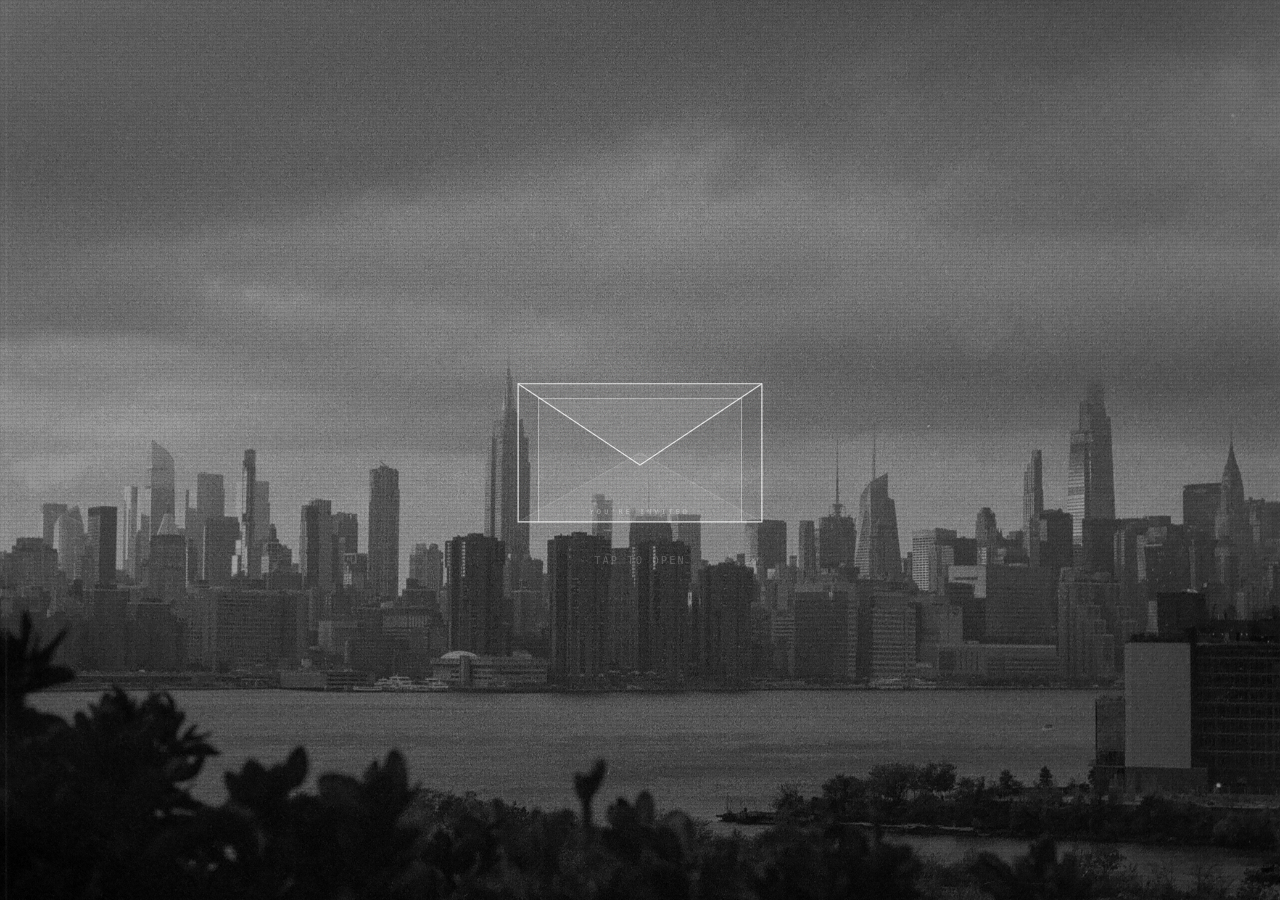
<file: index.html>
<!DOCTYPE html>
<html lang="en">
<head>
  <meta charset="UTF-8">
  <meta name="viewport" content="width=device-width, initial-scale=1.0, viewport-fit=cover">

  <title>You're Invited — Maison MRKT</title>

  <!-- ============================================================
       DEPLOY: Replace this placeholder domain with your real domain
       ============================================================ -->
  <!-- PLACEHOLDER_DOMAIN: https://invite.maisonmrkt.com -->
  <meta property="og:url" content="https://invite.maisonmrkt.com">
  <meta property="og:type" content="website">
  <meta property="og:title" content="You're Invited — Maison MRKT">
  <meta property="og:description" content="RSVP to receive details.">
  <!-- DEPLOY: Replace og-image.png with a designed 1200x630 raster image for best iMessage preview -->
  <meta property="og:image" content="https://invite.maisonmrkt.com/og-image.png">
  <meta property="og:image:width" content="1200">
  <meta property="og:image:height" content="630">

  <meta name="twitter:card" content="summary_large_image">
  <meta name="twitter:title" content="You're Invited — Maison MRKT">
  <meta name="twitter:description" content="RSVP to receive details.">
  <meta name="twitter:image" content="https://invite.maisonmrkt.com/og-image.png">

  <meta name="theme-color" content="#D6D6D6">
  <meta name="apple-mobile-web-app-status-bar-style" content="black-translucent">
  <meta name="apple-mobile-web-app-capable" content="yes">

  <link rel="icon" type="image/svg+xml" href="favicon.svg?v=4">
  <link rel="apple-touch-icon" href="apple-touch-icon.png">

  <link rel="stylesheet" href="style.css">
</head>
<body>

  <!-- Full-screen photo background for envelope screen -->
  <div class="envelope-bg" id="envelope-bg" aria-hidden="true"></div>

  <!-- ===== SCREEN 1: ENVELOPE ===== -->
  <main id="app">
    <section id="envelope-screen" class="screen active">
      <div id="envelope-stage" role="button" tabindex="0" aria-label="Open invitation">

        <div class="envelope-assembly">
          <svg id="envelope-svg" viewBox="0 0 320 240" fill="none" xmlns="http://www.w3.org/2000/svg" overflow="visible">
            <defs>
              <clipPath id="card-clip">
                <rect x="10" y="-600" width="300" height="830"/>
              </clipPath>
            </defs>

            <!-- Envelope body -->
            <rect class="draw-line envelope-body-line" x="10" y="60" width="300" height="170" rx="0"
                  stroke="rgba(255,255,255,0.85)" stroke-width="1.5"/>

            <!-- Card inside -->
            <g clip-path="url(#card-clip)">
              <g class="card-group">
                <rect class="card-rect" x="35" y="78" width="250" height="340" rx="0"
                      fill="rgba(255,255,255,0.08)" stroke="rgba(255,255,255,0.5)" stroke-width="1"/>
                <text x="160" y="220" text-anchor="middle" fill="rgba(255,255,255,0.8)"
                      font-family="ui-monospace, 'SF Mono', monospace" font-size="8"
                      letter-spacing="4" opacity="0">YOU'RE INVITED</text>
              </g>
            </g>

            <!-- V-fold -->
            <path class="envelope-vfold" d="M10 230 L160 145 L310 230 Z" fill="rgba(255,255,255,0.06)"/>
            <path class="draw-line envelope-vfold-line" d="M10 230 L160 145 L310 230"
                  stroke="rgba(255,255,255,0.3)" stroke-width="0.75" fill="none"/>

            <!-- Flap -->
            <path class="flap-fill" d="M11 60 L160 158 L309 60 Z" fill="rgba(255,255,255,0.1)"/>
            <path class="draw-line flap-stroke" d="M10 60 L160 160 L310 60"
                  stroke="rgba(255,255,255,0.85)" stroke-width="1.5" fill="none"/>
          </svg>
        </div>

        <p class="tap-hint">tap to open</p>
      </div>
    </section>

    <!-- ===== SCREEN 2: INVITE CARD ===== -->
    <section id="invite-screen" class="screen">
      <!-- Logo tickers -->
      <div class="ticker-wrap">
        <div class="ticker ticker-right">
          <div class="ticker-track">
            <img src="logos/logo-16.png" alt="" class="ticker-logo"><img src="logos/logo-4.png" alt="" class="ticker-logo"><img src="logos/logo-6.png" alt="" class="ticker-logo"><img src="logos/logo-12.png" alt="" class="ticker-logo"><img src="logos/logo-1.png" alt="" class="ticker-logo"><img src="logos/logo-9.png" alt="" class="ticker-logo"><img src="logos/logo-14.png" alt="" class="ticker-logo"><img src="logos/logo-5.png" alt="" class="ticker-logo"><img src="logos/logo-13.png" alt="" class="ticker-logo">
            <img src="logos/logo-16.png" alt="" class="ticker-logo"><img src="logos/logo-4.png" alt="" class="ticker-logo"><img src="logos/logo-6.png" alt="" class="ticker-logo"><img src="logos/logo-12.png" alt="" class="ticker-logo"><img src="logos/logo-1.png" alt="" class="ticker-logo"><img src="logos/logo-9.png" alt="" class="ticker-logo"><img src="logos/logo-14.png" alt="" class="ticker-logo"><img src="logos/logo-5.png" alt="" class="ticker-logo"><img src="logos/logo-13.png" alt="" class="ticker-logo">
            <img src="logos/logo-16.png" alt="" class="ticker-logo"><img src="logos/logo-4.png" alt="" class="ticker-logo"><img src="logos/logo-6.png" alt="" class="ticker-logo"><img src="logos/logo-12.png" alt="" class="ticker-logo"><img src="logos/logo-1.png" alt="" class="ticker-logo"><img src="logos/logo-9.png" alt="" class="ticker-logo"><img src="logos/logo-14.png" alt="" class="ticker-logo"><img src="logos/logo-5.png" alt="" class="ticker-logo"><img src="logos/logo-13.png" alt="" class="ticker-logo">
            <img src="logos/logo-16.png" alt="" class="ticker-logo"><img src="logos/logo-4.png" alt="" class="ticker-logo"><img src="logos/logo-6.png" alt="" class="ticker-logo"><img src="logos/logo-12.png" alt="" class="ticker-logo"><img src="logos/logo-1.png" alt="" class="ticker-logo"><img src="logos/logo-9.png" alt="" class="ticker-logo"><img src="logos/logo-14.png" alt="" class="ticker-logo"><img src="logos/logo-5.png" alt="" class="ticker-logo"><img src="logos/logo-13.png" alt="" class="ticker-logo">
            <img src="logos/logo-16.png" alt="" class="ticker-logo"><img src="logos/logo-4.png" alt="" class="ticker-logo"><img src="logos/logo-6.png" alt="" class="ticker-logo"><img src="logos/logo-12.png" alt="" class="ticker-logo"><img src="logos/logo-1.png" alt="" class="ticker-logo"><img src="logos/logo-9.png" alt="" class="ticker-logo"><img src="logos/logo-14.png" alt="" class="ticker-logo"><img src="logos/logo-5.png" alt="" class="ticker-logo"><img src="logos/logo-13.png" alt="" class="ticker-logo">
            <img src="logos/logo-16.png" alt="" class="ticker-logo"><img src="logos/logo-4.png" alt="" class="ticker-logo"><img src="logos/logo-6.png" alt="" class="ticker-logo"><img src="logos/logo-12.png" alt="" class="ticker-logo"><img src="logos/logo-1.png" alt="" class="ticker-logo"><img src="logos/logo-9.png" alt="" class="ticker-logo"><img src="logos/logo-14.png" alt="" class="ticker-logo"><img src="logos/logo-5.png" alt="" class="ticker-logo"><img src="logos/logo-13.png" alt="" class="ticker-logo">
          </div>
        </div>
        <div class="ticker ticker-left">
          <div class="ticker-track">
            <img src="logos/logo-16.png" alt="" class="ticker-logo"><img src="logos/logo-11.png" alt="" class="ticker-logo"><img src="logos/logo-15.png" alt="" class="ticker-logo"><img src="logos/logo-4.png" alt="" class="ticker-logo"><img src="logos/logo-3.png" alt="" class="ticker-logo"><img src="logos/logo-8.png" alt="" class="ticker-logo"><img src="logos/logo-2.png" alt="" class="ticker-logo"><img src="logos/logo-7.png" alt="" class="ticker-logo"><img src="logos/logo-10.png" alt="" class="ticker-logo"><img src="logos/logo-17.png" alt="" class="ticker-logo">
            <img src="logos/logo-16.png" alt="" class="ticker-logo"><img src="logos/logo-11.png" alt="" class="ticker-logo"><img src="logos/logo-15.png" alt="" class="ticker-logo"><img src="logos/logo-4.png" alt="" class="ticker-logo"><img src="logos/logo-3.png" alt="" class="ticker-logo"><img src="logos/logo-8.png" alt="" class="ticker-logo"><img src="logos/logo-2.png" alt="" class="ticker-logo"><img src="logos/logo-7.png" alt="" class="ticker-logo"><img src="logos/logo-10.png" alt="" class="ticker-logo"><img src="logos/logo-17.png" alt="" class="ticker-logo">
            <img src="logos/logo-16.png" alt="" class="ticker-logo"><img src="logos/logo-11.png" alt="" class="ticker-logo"><img src="logos/logo-15.png" alt="" class="ticker-logo"><img src="logos/logo-4.png" alt="" class="ticker-logo"><img src="logos/logo-3.png" alt="" class="ticker-logo"><img src="logos/logo-8.png" alt="" class="ticker-logo"><img src="logos/logo-2.png" alt="" class="ticker-logo"><img src="logos/logo-7.png" alt="" class="ticker-logo"><img src="logos/logo-10.png" alt="" class="ticker-logo"><img src="logos/logo-17.png" alt="" class="ticker-logo">
            <img src="logos/logo-16.png" alt="" class="ticker-logo"><img src="logos/logo-11.png" alt="" class="ticker-logo"><img src="logos/logo-15.png" alt="" class="ticker-logo"><img src="logos/logo-4.png" alt="" class="ticker-logo"><img src="logos/logo-3.png" alt="" class="ticker-logo"><img src="logos/logo-8.png" alt="" class="ticker-logo"><img src="logos/logo-2.png" alt="" class="ticker-logo"><img src="logos/logo-7.png" alt="" class="ticker-logo"><img src="logos/logo-10.png" alt="" class="ticker-logo"><img src="logos/logo-17.png" alt="" class="ticker-logo">
            <img src="logos/logo-16.png" alt="" class="ticker-logo"><img src="logos/logo-11.png" alt="" class="ticker-logo"><img src="logos/logo-15.png" alt="" class="ticker-logo"><img src="logos/logo-4.png" alt="" class="ticker-logo"><img src="logos/logo-3.png" alt="" class="ticker-logo"><img src="logos/logo-8.png" alt="" class="ticker-logo"><img src="logos/logo-2.png" alt="" class="ticker-logo"><img src="logos/logo-7.png" alt="" class="ticker-logo"><img src="logos/logo-10.png" alt="" class="ticker-logo"><img src="logos/logo-17.png" alt="" class="ticker-logo">
            <img src="logos/logo-16.png" alt="" class="ticker-logo"><img src="logos/logo-11.png" alt="" class="ticker-logo"><img src="logos/logo-15.png" alt="" class="ticker-logo"><img src="logos/logo-4.png" alt="" class="ticker-logo"><img src="logos/logo-3.png" alt="" class="ticker-logo"><img src="logos/logo-8.png" alt="" class="ticker-logo"><img src="logos/logo-2.png" alt="" class="ticker-logo"><img src="logos/logo-7.png" alt="" class="ticker-logo"><img src="logos/logo-10.png" alt="" class="ticker-logo"><img src="logos/logo-17.png" alt="" class="ticker-logo">
          </div>
        </div>
      </div>

      <div class="invite-card">
        <div class="card-inner">
          <p class="invite-kicker">you're invited</p>

          <!-- ========== EDIT YOUR EVENT DETAILS HERE ========== -->
          <h1 class="invite-title">The MRKT Social</h1>
          <p class="invite-date">Wednesday, December 9th · 7pm</p>
          <!-- ================================================== -->

          <p class="invite-tagline">A Night for Up and Coming Creators</p>
          <p class="invite-venue">Chinatown, RSVP for address</p>

          <div class="card-line-accent"></div>

          <button id="rsvp-btn" class="btn btn-primary">RSVP</button>
        </div>
      </div>
    </section>

    <!-- ===== SCREEN 3: RSVP FORM ===== -->
    <section id="rsvp-screen" class="screen">
      <div class="form-card">
        <p class="form-kicker">rsvp</p>
        <form id="rsvp-form" novalidate>
          <div class="field">
            <label for="field-name">Name</label>
            <input id="field-name" name="name" type="text" required autocomplete="name" placeholder="full name">
          </div>
          <div class="field">
            <label for="field-ig">Instagram</label>
            <input id="field-ig" name="instagram" type="text" required autocomplete="username" placeholder="@" inputmode="text">
          </div>
          <div class="field">
            <label for="field-email">Email</label>
            <input id="field-email" name="email" type="email" required autocomplete="email" placeholder="email" inputmode="email">
          </div>
          <button type="submit" class="btn btn-primary">Submit</button>
        </form>
      </div>
    </section>

    <!-- ===== SCREEN 4: CONFIRMATION ===== -->
    <section id="confirm-screen" class="screen">
      <div class="confirm-card">
        <div class="confirm-check">
          <svg viewBox="0 0 48 48" fill="none" xmlns="http://www.w3.org/2000/svg">
            <circle cx="24" cy="24" r="22" stroke="#FF2D55" stroke-width="1"/>
            <path class="check-mark" d="M14 24 L21 31 L34 18" stroke="#FF2D55" stroke-width="1.5" stroke-linecap="round" stroke-linejoin="round"/>
          </svg>
        </div>
        <h2 class="confirm-title">You're in</h2>
        <p class="confirm-copy">thank you for your rsvp. our team will be in touch with the address.</p>
        <p class="confirm-signoff">with love, maison mrkt</p>

        <div class="share-section">
          <p class="share-copy">know someone who should be there?</p>
          <button id="share-btn" class="btn btn-secondary">Share invite</button>
        </div>
      </div>
    </section>
  </main>


  <script src="script.js"></script>
</body>
</html>
</file>
<file: style.css>
/* ============================================================
   Maison MRKT — Creator Network Invite
   Aesthetic: brat / post-techno / neon / pixel grid
   Palette: Lime #8ACE00 · Neon Pink #FF2D55 · Black #0A0A0A
   Font:   Maison Neue Extended (Book / Demi) + system mono
   ============================================================ */

/* --- @font-face — Maison Neue Extended --- */
@font-face {
  font-family: 'Maison Neue Extended';
  src: url('fonts/MaisonNeueExtended-Book.otf') format('opentype'),
       url('fonts/MaisonNeueExtended-Book.ttf') format('truetype');
  font-weight: 400;
  font-style: normal;
  font-display: swap;
}

@font-face {
  font-family: 'Maison Neue Extended';
  src: url('fonts/MaisonNeueExtended-BookItalic.otf') format('opentype');
  font-weight: 400;
  font-style: italic;
  font-display: swap;
}

@font-face {
  font-family: 'Maison Neue Extended';
  src: url('fonts/MaisonNeueExtended-Demi.otf') format('opentype');
  font-weight: 600;
  font-style: normal;
  font-display: swap;
}

/* --- Reset & Base --- */
*, *::before, *::after {
  margin: 0;
  padding: 0;
  box-sizing: border-box;
}

:root {
  --pink: #FF2D55;
  --bg: #D6D6D6;
  --bg-card: #CCCCCC;
  --text: #FF2D55;
  --muted: rgba(255,45,85,0.6);
  --dim: rgba(255,45,85,0.35);
  --font: 'Maison Neue Extended', 'Helvetica Neue', sans-serif;
  --mono: ui-monospace, 'SF Mono', 'Cascadia Mono', 'Consolas', monospace;
}

html {
  font-size: 16px;
  -webkit-text-size-adjust: 100%;
}

body {
  font-family: var(--font);
  background: var(--bg);
  color: var(--text);
  min-height: 100dvh;
  display: flex;
  align-items: center;
  justify-content: center;
  overflow: hidden;
  padding: env(safe-area-inset-top) env(safe-area-inset-right) env(safe-area-inset-bottom) env(safe-area-inset-left);
  -webkit-font-smoothing: antialiased;
}

/* Pixel grid overlay */
body::before {
  content: '';
  position: fixed;
  inset: 0;
  background-image:
    linear-gradient(rgba(0,0,0,0.035) 1px, transparent 1px),
    linear-gradient(90deg, rgba(0,0,0,0.035) 1px, transparent 1px);
  background-size: 4px 4px;
  pointer-events: none;
  z-index: 9999;
}

/* Scanline + vignette overlay */
body::after {
  content: '';
  position: fixed;
  inset: 0;
  background:
    radial-gradient(ellipse 80% 55% at center, transparent 50%, rgba(0,0,0,0.22) 100%),
    repeating-linear-gradient(
      0deg,
      transparent,
      transparent 2px,
      rgba(0,0,0,0.03) 2px,
      rgba(0,0,0,0.03) 4px
    );
  pointer-events: none;
  z-index: 9998;
}

/* --- Screens --- */
#app {
  width: 100%;
  padding: 24px 20px;
  position: relative;
  z-index: 3;
}

.screen {
  display: none;
  animation: fadeIn 0.5s ease both;
}

.screen.active {
  display: flex;
  flex-direction: column;
  align-items: center;
}

@keyframes fadeIn {
  from { opacity: 0; transform: translateY(8px); }
  to   { opacity: 1; transform: translateY(0); }
}

/* --- Envelope Screen --- */
#envelope-screen {
  position: relative;
  z-index: 3;
}

.envelope-bg {
  position: fixed;
  inset: 0;
  background: url('bg.jpg') center / cover no-repeat;
  z-index: 2;
  pointer-events: none;
  transition: opacity 0.8s ease-out;
}

.envelope-bg::after {
  content: '';
  position: absolute;
  inset: 0;
  background: rgba(0, 0, 0, 0.35);
}

.envelope-bg.hidden {
  opacity: 0;
  z-index: -1;
}

#envelope-stage {
  cursor: pointer;
  -webkit-tap-highlight-color: transparent;
  outline: none;
  display: flex;
  flex-direction: column;
  align-items: center;
  gap: 24px;
  padding: 40px 0;
}

#envelope-stage:focus-visible {
  outline: 1px solid var(--pink);
  outline-offset: 8px;
}

.envelope-assembly {
  position: relative;
  width: 260px;
}

.envelope-assembly::after {
  content: '';
  position: absolute;
  inset: 0;
  background-image: url("data:image/svg+xml,%3Csvg xmlns='http://www.w3.org/2000/svg' width='300' height='300'%3E%3Cfilter id='n'%3E%3CfeTurbulence type='fractalNoise' baseFrequency='0.7' numOctaves='4' stitchTiles='stitch'/%3E%3C/filter%3E%3Crect width='100%25' height='100%25' filter='url(%23n)' opacity='0.07'/%3E%3C/svg%3E");
  background-size: 200px 200px;
  pointer-events: none;
  mix-blend-mode: multiply;
}

#envelope-svg {
  width: 100%;
  height: auto;
  display: block;
  filter: none;
}

/* --- Stroke draw-in animation --- */
.draw-line {
  stroke-dasharray: 1200;
  stroke-dashoffset: 1200;
  animation: drawLine 1.8s ease forwards;
}

.envelope-vfold-line {
  animation-delay: 0.3s;
}

.flap-stroke {
  animation-delay: 0.5s;
}

@keyframes drawLine {
  to { stroke-dashoffset: 0; }
}

/* Card text pulse */
.card-group text {
  animation: textGlitch 0.8s 2s ease both;
}

@keyframes textGlitch {
  0% { opacity: 0; }
  40% { opacity: 0.8; }
  50% { opacity: 0.2; }
  100% { opacity: 0.6; }
}

/* --- Flap open animation --- */
.flap-fill,
.flap-stroke {
  transform-origin: 160px 60px;
  transition: transform 0.7s cubic-bezier(0.34, 1.56, 0.64, 1);
}

#envelope-stage.opening .flap-fill,
#envelope-stage.opening .flap-stroke {
  transform: scaleY(-0.6) translateY(-8px);
  opacity: 0;
  transition: transform 0.7s cubic-bezier(0.34, 1.56, 0.64, 1),
              opacity 0.5s 0.7s ease;
}

/* --- Card rise animation --- */
.card-group {
  transition: transform 1s cubic-bezier(0.22, 1, 0.36, 1) 0.25s,
              opacity 0.4s ease 0.8s;
}

#envelope-stage.opening .card-group {
  transform: translateY(-280px);
  opacity: 0;
}

/* --- Envelope body fades down after card exits --- */
.envelope-body-line,
.envelope-vfold,
.envelope-vfold-line {
  transition: transform 0.6s ease 0.7s,
              opacity 0.5s ease 0.7s;
}

#envelope-stage.opening .envelope-body-line,
#envelope-stage.opening .envelope-vfold,
#envelope-stage.opening .envelope-vfold-line {
  transform: translateY(30px);
  opacity: 0;
}

/* --- Tap hint --- */
.tap-hint {
  font-family: var(--mono);
  font-size: 0.65rem;
  font-weight: 400;
  letter-spacing: 0.2em;
  text-transform: uppercase;
  color: rgba(255,255,255,0.6);
  animation: blink 3s 2s ease both;
  transition: opacity 0.3s ease;
}

@keyframes blink {
  0% { opacity: 0; }
  50% { opacity: 0.6; }
  55% { opacity: 0; }
  60% { opacity: 0.6; }
  100% { opacity: 0.4; }
}

#envelope-stage.opening .tap-hint {
  animation: none;
  opacity: 0;
  transition: opacity 0.5s 0.7s ease;
}

/* --- Noise texture mixin (shared by cards + buttons) --- */
.noise-texture {
  position: relative;
}

.noise-texture::after {
  content: '';
  position: absolute;
  inset: 0;
  background-image: url("data:image/svg+xml,%3Csvg xmlns='http://www.w3.org/2000/svg' width='300' height='300'%3E%3Cfilter id='n'%3E%3CfeTurbulence type='fractalNoise' baseFrequency='0.75' numOctaves='4' stitchTiles='stitch'/%3E%3C/filter%3E%3Crect width='100%25' height='100%25' filter='url(%23n)' opacity='0.08'/%3E%3C/svg%3E");
  background-size: 200px 200px;
  pointer-events: none;
  mix-blend-mode: multiply;
}

/* --- Logo Tickers --- */
.ticker-wrap {
  overflow: hidden;
  margin-bottom: 20px;
  opacity: 0.5;
}

.ticker {
  overflow: hidden;
  position: relative;
  margin-bottom: 8px;
}

.ticker-track {
  display: flex;
  align-items: center;
  gap: 32px;
  width: max-content;
  will-change: transform;
}

.ticker-right .ticker-track {
  animation: tickerRight 25s linear infinite;
}

.ticker-left .ticker-track {
  animation: tickerLeft 30s linear infinite;
}

.ticker-logo {
  height: 18px;
  width: auto;
  flex-shrink: 0;
  opacity: 0.9;
}

@keyframes tickerRight {
  0% { transform: translateX(0); }
  100% { transform: translateX(-16.667%); }
}

@keyframes tickerLeft {
  0% { transform: translateX(-16.667%); }
  100% { transform: translateX(0); }
}

/* --- Invite Card --- */
.invite-card {
  width: 100%;
  max-width: 420px;
  padding: 56px 28px;
  text-align: center;
  position: relative;
  overflow: visible;
  border: none;
  /* Distinct inner background — slightly warmer/lighter than page */
  background: #C4C4C4;
}

/* Hand-drawn wobbly border via SVG background */
.invite-card::before {
  content: '';
  position: absolute;
  inset: -3px;
  pointer-events: none;
  /* Wobbly rect drawn with slight imperfections */
  background-image: url("data:image/svg+xml,%3Csvg xmlns='http://www.w3.org/2000/svg' width='400' height='500' fill='none'%3E%3Cpath d='M3 6 Q200 2 397 5 Q399 250 398 495 Q200 498 2 496 Q1 250 3 6Z' stroke='%23FF2D55' stroke-width='1.5' fill='none'/%3E%3C/svg%3E");
  background-size: 100% 100%;
  background-repeat: no-repeat;
}

/* Inner texture — heavier grain on the card bg */
.invite-card::after {
  content: '';
  position: absolute;
  inset: 0;
  background-image: url("data:image/svg+xml,%3Csvg xmlns='http://www.w3.org/2000/svg' width='250' height='250'%3E%3Cfilter id='n'%3E%3CfeTurbulence type='fractalNoise' baseFrequency='0.65' numOctaves='4' stitchTiles='stitch'/%3E%3C/filter%3E%3Crect width='100%25' height='100%25' filter='url(%23n)' opacity='0.1'/%3E%3C/svg%3E");
  background-size: 180px 180px;
  pointer-events: none;
  mix-blend-mode: multiply;
}

.card-inner {
  animation: cardReveal 0.8s ease both;
  position: relative;
  z-index: 1;
}

@keyframes cardReveal {
  from { opacity: 0; transform: translateY(16px); }
  to   { opacity: 1; transform: translateY(0); }
}

.invite-kicker {
  font-family: var(--font);
  font-size: 0.75rem;
  font-weight: 400;
  font-style: italic;
  letter-spacing: 0.12em;
  color: var(--pink);
  margin-bottom: 20px;
  opacity: 0.85;
}

.invite-title {
  font-family: var(--font);
  font-weight: 600;
  font-size: 2rem;
  line-height: 1.05;
  text-transform: uppercase;
  letter-spacing: 0.02em;
  color: var(--text);
  margin-bottom: 24px;
}

/* Thin decorative rule under title */
.invite-title::after {
  content: '';
  display: block;
  width: 50px;
  height: 2px;
  background: linear-gradient(90deg, transparent, var(--pink), transparent);
  margin: 20px auto 0;
}

.invite-date {
  font-family: var(--mono);
  font-size: 0.75rem;
  font-weight: 400;
  letter-spacing: 0.25em;
  color: var(--pink);
  margin-bottom: 28px;
}

.invite-copy {
  display: none;
}

.invite-note {
  font-family: var(--font);
  font-size: 0.7rem;
  font-weight: 400;
  font-style: italic;
  color: var(--muted);
  letter-spacing: 0.04em;
  margin-bottom: 44px;
}

.invite-tagline {
  font-family: var(--mono);
  font-size: 0.65rem;
  letter-spacing: 0.15em;
  text-transform: uppercase;
  color: var(--muted);
  margin-bottom: 12px;
}

.invite-venue {
  font-family: var(--mono);
  font-size: 0.7rem;
  letter-spacing: 0.1em;
  text-transform: uppercase;
  color: var(--text);
  margin-bottom: 44px;
}

.card-line-accent {
  display: none;
}

/* --- Buttons --- */
.btn {
  font-family: var(--font);
  font-size: 0.7rem;
  font-weight: 600;
  letter-spacing: 0.18em;
  text-transform: uppercase;
  border: none;
  cursor: pointer;
  -webkit-tap-highlight-color: transparent;
  transition: all 0.3s cubic-bezier(0.22, 1, 0.36, 1);
  position: relative;
  overflow: hidden;
}

.btn-primary {
  background: var(--pink);
  color: var(--bg);
  padding: 16px 52px;
  border-radius: 100px;
  display: inline-block;
}

/* Shimmer sweep on primary */
.btn-primary::after {
  content: '';
  position: absolute;
  top: 0;
  left: -100%;
  width: 60%;
  height: 100%;
  background: linear-gradient(
    105deg,
    transparent 30%,
    rgba(255,255,255,0.2) 50%,
    transparent 70%
  );
  pointer-events: none;
  animation: shimmer 3s 1s ease-in-out infinite;
}

@keyframes shimmer {
  0% { left: -100%; }
  40% { left: 150%; }
  100% { left: 150%; }
}

.btn-primary:hover {
  transform: translateY(-1px);
  box-shadow: 0 6px 24px rgba(255, 45, 85, 0.3);
}

.btn-primary:active {
  transform: scale(0.97) translateY(0);
  box-shadow: none;
}

.btn-secondary {
  background: transparent;
  color: var(--text);
  padding: 14px 36px;
  border: 1px solid var(--pink);
  border-radius: 100px;
}

.btn-secondary:hover {
  background: rgba(255, 45, 85, 0.06);
  transform: translateY(-1px);
}

.btn-secondary:active {
  transform: scale(0.97);
}

/* --- RSVP Form --- */
.form-card {
  width: 100%;
  max-width: 420px;
  text-align: center;
  position: relative;
  border: none;
  padding: 40px 24px;
}

.form-kicker {
  font-family: var(--font);
  font-size: 0.7rem;
  font-weight: 400;
  font-style: italic;
  letter-spacing: 0.12em;
  color: var(--pink);
  margin-bottom: 36px;
  opacity: 0.7;
}

#rsvp-form {
  display: flex;
  flex-direction: column;
  gap: 24px;
  align-items: center;
}

.field {
  width: 100%;
  text-align: left;
}

.field label {
  display: block;
  font-family: var(--font);
  font-size: 0.65rem;
  font-weight: 400;
  font-style: italic;
  letter-spacing: 0.1em;
  color: var(--muted);
  margin-bottom: 8px;
}

.field input {
  width: 100%;
  font-family: var(--font);
  font-size: 1rem;
  color: var(--text);
  background: transparent;
  border: none;
  border-bottom: 1px solid var(--dim);
  padding: 10px 0;
  outline: none;
  transition: border-color 0.2s;
  border-radius: 0;
  -webkit-appearance: none;
}

.field input:focus {
  border-bottom-color: var(--pink);
}

.field input::placeholder {
  color: var(--dim);
}

.field input.error {
  border-bottom-color: var(--pink);
}

.field .error-msg {
  font-family: var(--mono);
  font-size: 0.6rem;
  color: var(--pink);
  margin-top: 4px;
  display: none;
}

.field input.error + .error-msg {
  display: block;
}

#rsvp-form .btn-primary {
  margin-top: 16px;
}

/* --- Confirmation --- */
.confirm-card {
  width: 100%;
  max-width: 420px;
  text-align: center;
  padding: 40px 24px;
  position: relative;
  border: none;
}

.confirm-check {
  width: 44px;
  height: 44px;
  margin: 0 auto 28px;
}

.confirm-check svg {
  width: 100%;
  height: 100%;
}

.check-mark {
  stroke-dasharray: 40;
  stroke-dashoffset: 40;
  animation: drawCheck 0.5s 0.3s ease forwards;
}

@keyframes drawCheck {
  to { stroke-dashoffset: 0; }
}

.confirm-title {
  font-family: var(--font);
  font-weight: 600;
  font-size: 2rem;
  text-transform: uppercase;
  letter-spacing: -0.01em;
  margin-bottom: 12px;
}

.confirm-copy {
  font-family: var(--font);
  font-size: 0.8rem;
  font-style: italic;
  color: var(--muted);
  line-height: 1.8;
  letter-spacing: 0.02em;
  margin-bottom: 16px;
}

.confirm-signoff {
  font-family: var(--font);
  font-size: 0.7rem;
  font-style: italic;
  color: var(--dim);
  letter-spacing: 0.06em;
  margin-bottom: 48px;
}

.share-section {
  border-top: none;
  padding-top: 0;
}

/* Thin gradient divider */
.share-section::before {
  content: '';
  display: block;
  width: 60px;
  height: 1px;
  background: linear-gradient(90deg, transparent, var(--pink), transparent);
  margin: 0 auto 36px;
}

.share-copy {
  font-family: var(--font);
  font-size: 0.75rem;
  font-style: italic;
  color: var(--muted);
  line-height: 1.8;
  letter-spacing: 0.02em;
  margin-bottom: 20px;
}

/* --- Corner decorations --- */
.corner-lines {
  position: fixed;
  inset: 0;
  pointer-events: none;
  z-index: 0;
}

.corner {
  position: absolute;
  width: 50px;
  height: 50px;
}

.corner.tl {
  top: max(20px, env(safe-area-inset-top));
  left: max(20px, env(safe-area-inset-left));
}

.corner.br {
  bottom: max(20px, env(safe-area-inset-bottom));
  right: max(20px, env(safe-area-inset-right));
}

/* --- Prefers reduced motion --- */
@media (prefers-reduced-motion: reduce) {
  .draw-line {
    animation: none;
    stroke-dashoffset: 0;
  }
  .card-group text {
    animation: none;
    opacity: 0.6;
  }
  .tap-hint {
    animation: none;
    opacity: 0.4;
  }
  .screen {
    animation: none;
  }
  .card-inner {
    animation: none;
  }
  .check-mark {
    animation: none;
    stroke-dashoffset: 0;
  }
  .flap-fill, .flap-stroke,
  .card-group,
  .envelope-body-line, .envelope-vfold, .envelope-vfold-line {
    transition-duration: 0.01s !important;
    transition-delay: 0s !important;
  }
}

/* --- Desktop --- */
@media (min-width: 600px) {
  body {
    background: var(--bg);
  }

  #app {
    padding: 40px 32px;
  }

  .invite-card {
    padding: 64px 36px;
  }
}
</file>
